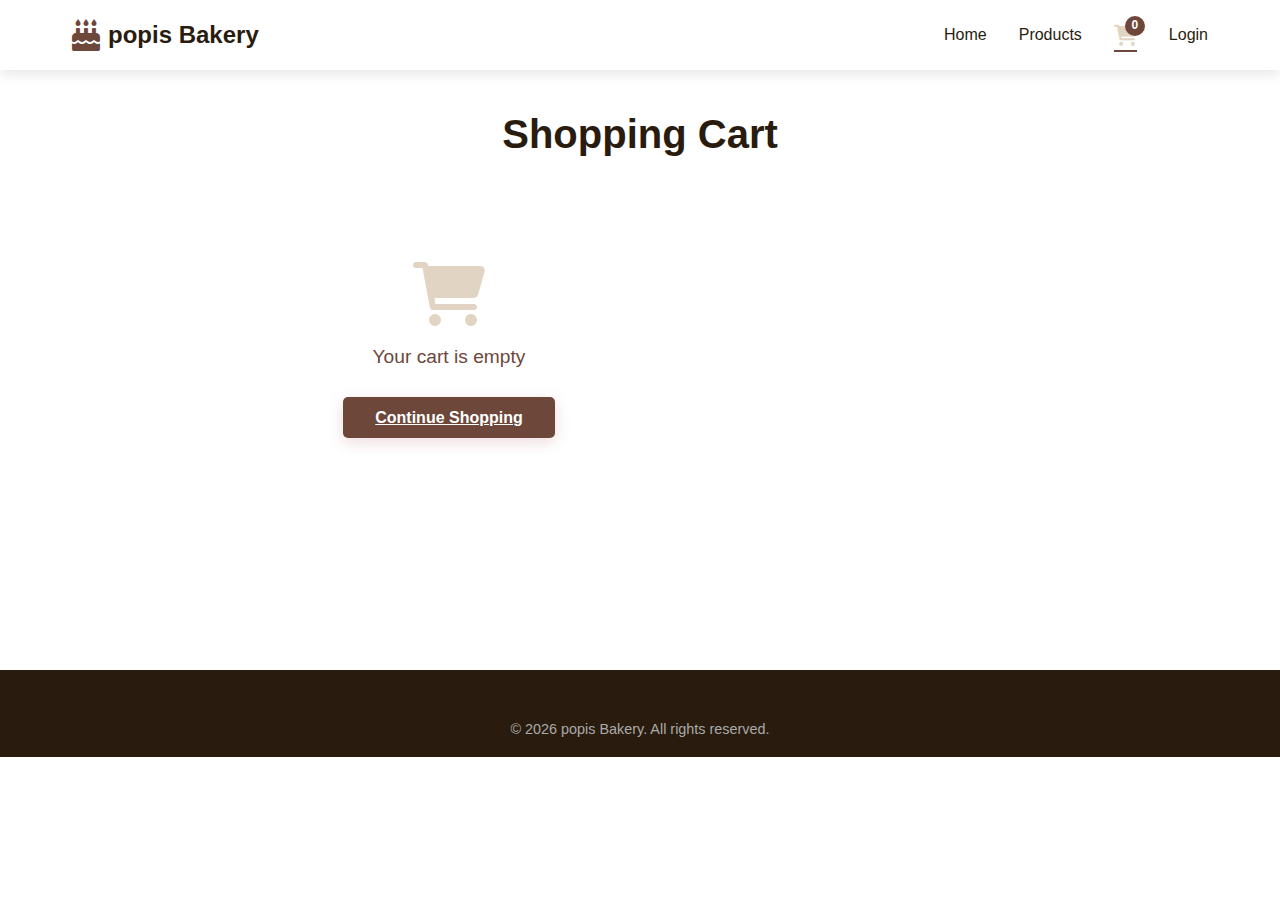
<file: cart.html>
<!DOCTYPE html>
<html lang="en">
<head>
    <meta charset="UTF-8">
    <meta name="viewport" content="width=device-width, initial-scale=1.0">
    <title>Shopping Cart - popis Bakery</title>
    <link rel="dns-prefetch" href="https://cdnjs.cloudflare.com">
    <link rel="preconnect" href="https://cdnjs.cloudflare.com">
    <link rel="stylesheet" href="style.css">
    <link rel="stylesheet" href="https://cdnjs.cloudflare.com/ajax/libs/font-awesome/6.0.0/css/all.min.css" defer>
</head>
<body>
    <!-- Navigation Bar -->
    <nav class="navbar">
        <div class="nav-container">
            <a href="index.html" class="logo">
                <i class="fas fa-birthday-cake"></i>
                <span>popis Bakery</span>
            </a>
            <div class="hamburger" id="hamburger">
                <span></span>
                <span></span>
                <span></span>
            </div>
            <ul class="nav-menu" id="navMenu">
                <li><a href="index.html" class="nav-link">Home</a></li>
                <li><a href="products.html" class="nav-link">Products</a></li>
                <li><a href="cart.html" class="nav-link cart-icon active"><i class="fas fa-shopping-cart"></i><span class="cart-count" id="cartCount">0</span></a></li>
                <li id="authMenu">
                    <a href="login.html" class="nav-link">Login</a>
                </li>
            </ul>
        </div>
    </nav>

    <!-- Shopping Cart Page -->
    <section class="cart-section">
        <h1>Shopping Cart</h1>

        <div class="cart-container">
            <!-- Cart Items -->
            <div class="cart-items-section">
                <div id="emptyCartMessage" class="empty-cart">
                    <i class="fas fa-shopping-cart"></i>
                    <p>Your cart is empty</p>
                    <a href="products.html" class="cta-button">Continue Shopping</a>
                </div>

                <div id="cartItemsContainer" class="cart-items" style="display: none;">
                    <!-- Cart items will be loaded here -->
                </div>
            </div>

            <!-- Cart Summary -->
            <aside class="cart-summary" id="cartSummary" style="display: none;">
                <h3>Order Summary</h3>
                
                <div class="summary-row">
                    <span>Subtotal:</span>
                    <span id="subtotal">₦0.00</span>
                </div>

                <div class="summary-row">
                    <span>Shipping:</span>
                    <span id="shipping">₦0.00</span>
                </div>

                <div class="summary-row total">
                    <span>Total:</span>
                    <span id="total">₦0.00</span>
                </div>

                <a href="checkout.html" class="cta-button full-width">Proceed to Checkout</a>
                <a href="products.html" class="secondary-button full-width">Continue Shopping</a>
            </aside>
        </div>
    </section>

    <!-- Footer -->
    <footer class="footer">
        <div class="footer-bottom">
            <p>&copy; 2026 popis Bakery. All rights reserved.</p>
        </div>
    </footer>

    <script src="script.js" defer></script>
</body>
</html>
</file>
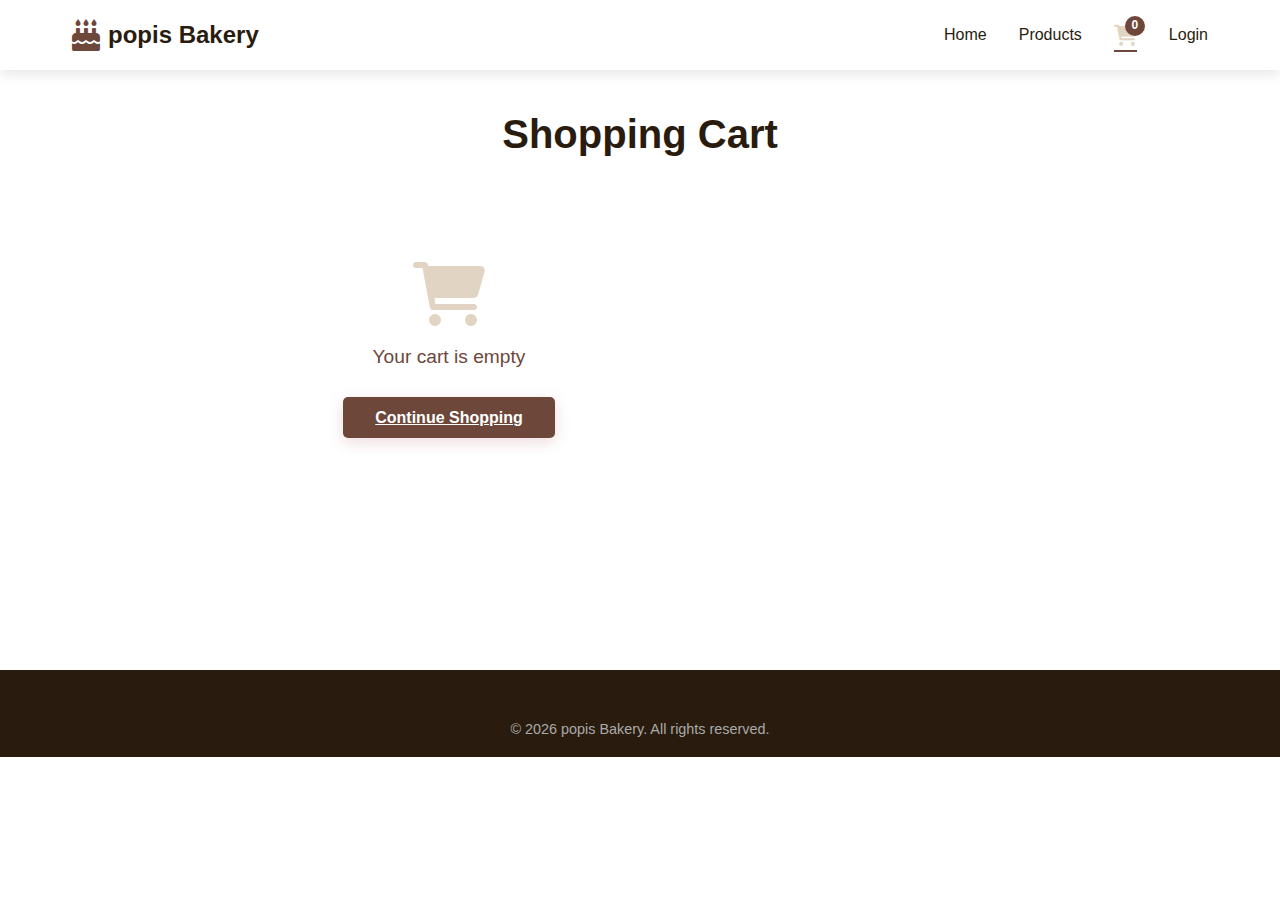
<file: checkout.html>
<!DOCTYPE html>
<html lang="en">
<head>
    <meta charset="UTF-8">
    <meta name="viewport" content="width=device-width, initial-scale=1.0">
    <title>Checkout - popis Bakery</title>
    <link rel="dns-prefetch" href="https://cdnjs.cloudflare.com">
    <link rel="preconnect" href="https://cdnjs.cloudflare.com">
    <link rel="stylesheet" href="style.css">
    <link rel="stylesheet" href="https://cdnjs.cloudflare.com/ajax/libs/font-awesome/6.0.0/css/all.min.css" defer>
</head>
<body>
    <!-- Navigation Bar -->
    <nav class="navbar">
        <div class="nav-container">
            <a href="index.html" class="logo">
                <i class="fas fa-birthday-cake"></i>
                <span>popis Bakery</span>
            </a>
            <div class="hamburger" id="hamburger">
                <span></span>
                <span></span>
                <span></span>
            </div>
            <ul class="nav-menu" id="navMenu">
                <li><a href="index.html" class="nav-link">Home</a></li>
                <li><a href="products.html" class="nav-link">Products</a></li>
                <li><a href="cart.html" class="nav-link cart-icon"><i class="fas fa-shopping-cart"></i><span class="cart-count" id="cartCount">0</span></a></li>
                <li id="authMenu">
                    <a href="login.html" class="nav-link">Login</a>
                </li>
            </ul>
        </div>
    </nav>

    <!-- Checkout Page -->
    <section class="checkout-section">
        <div class="checkout-container">
            <!-- Checkout Steps -->
            <div class="checkout-steps">
                <div class="step active">
                    <span class="step-number">1</span>
                    <span class="step-label">Shipping</span>
                </div>
                <div class="step">
                    <span class="step-number">2</span>
                    <span class="step-label">Payment</span>
                </div>
                <div class="step">
                    <span class="step-number">3</span>
                    <span class="step-label">Confirmation</span>
                </div>
            </div>

            <div class="checkout-content">
                <!-- Shipping Information -->
                <div class="checkout-form" id="shippingForm">
                    <h2>Shipping Information</h2>
                    <form id="addressForm">
                        <div class="form-row">
                            <div class="form-group">
                                <label for="firstName">First Name</label>
                                <input type="text" id="firstName" required>
                            </div>
                            <div class="form-group">
                                <label for="lastName">Last Name</label>
                                <input type="text" id="lastName" required>
                            </div>
                        </div>

                        <div class="form-group">
                            <label for="email">Email</label>
                            <input type="email" id="email" required>
                        </div>

                        <div class="form-group">
                            <label for="phone">Phone</label>
                            <input type="tel" id="phone" required>
                        </div>

                        <div class="form-group">
                            <label for="address">Address</label>
                            <input type="text" id="address" required>
                        </div>

                        <div class="form-row">
                            <div class="form-group">
                                <label for="city">City</label>
                                <input type="text" id="city" required>
                            </div>
                            <div class="form-group">
                                <label for="state">State</label>
                                <input type="text" id="state" required>
                            </div>
                            <div class="form-group">
                                <label for="zip">ZIP Code</label>
                                <input type="text" id="zip" required>
                            </div>
                        </div>

                        <div class="form-group">
                            <label for="country">Country</label>
                            <input type="text" id="country" value="United States" required>
                        </div>

                        <h3>Shipping Method</h3>
                        <div class="shipping-options">
                            <label class="shipping-option">
                                <input type="radio" name="shipping" value="standard" checked>
                                <span class="option-label">Standard (5-7 days) - FREE</span>
                            </label>
                            <label class="shipping-option">
                                <input type="radio" name="shipping" value="express">
                                <span class="option-label">Express (2-3 days) - ₦9.99</span>
                            </label>
                            <label class="shipping-option">
                                <input type="radio" name="shipping" value="overnight">
                                <span class="option-label">Overnight - ₦19.99</span>
                            </label>
                        </div>

                        <button type="button" class="cta-button" onclick="proceedToPayment()">Continue to Payment</button>
                    </form>
                </div>

                <!-- Payment Information -->
                <div class="checkout-form" id="paymentForm" style="display: none;">
                    <h2>Payment Information</h2>
                    <form id="paymentDetailsForm">
                        <div class="form-group">
                            <label for="cardName">Name on Card</label>
                            <input type="text" id="cardName" required>
                        </div>

                        <div class="form-group">
                            <label for="cardNumber">Card Number</label>
                            <input type="text" id="cardNumber" placeholder="1234 5678 9012 3456" maxlength="19" required>
                        </div>

                        <div class="form-row">
                            <div class="form-group">
                                <label for="expiryDate">Expiry Date</label>
                                <input type="text" id="expiryDate" placeholder="MM/YY" maxlength="5" required>
                            </div>
                            <div class="form-group">
                                <label for="cvv">CVV</label>
                                <input type="text" id="cvv" placeholder="123" maxlength="3" required>
                            </div>
                        </div>

                        <div class="payment-methods">
                            <h3>Other Payment Methods</h3>
                            <div class="payment-method-buttons">
                                <button type="button" class="payment-method">
                                    <i class="fab fa-apple"></i> Apple Pay
                                </button>
                                <button type="button" class="payment-method">
                                    <i class="fab fa-google"></i> Google Pay
                                </button>
                                <button type="button" class="payment-method">
                                    <i class="fab fa-paypal"></i> PayPal
                                </button>
                            </div>
                        </div>

                        <button type="button" class="cta-button" onclick="processPayment()">Complete Purchase</button>
                        <button type="button" class="secondary-button" onclick="backToShipping()">Back</button>
                    </form>
                </div>
            </div>

            <!-- Order Summary -->
            <aside class="checkout-summary">
                <h3>Order Summary</h3>
                <div id="checkoutItems"></div>

                <div class="summary-row">
                    <span>Subtotal:</span>
                    <span id="checkoutSubtotal">₦0.00</span>
                </div>

                <div class="summary-row">
                    <span>Shipping:</span>
                    <span id="checkoutShipping">₦0.00</span>
                </div>

                <div class="summary-row total">
                    <span>Total:</span>
                    <span id="checkoutTotal">₦0.00</span>
                </div>
                <div class="checkout-actions" style="margin-top:4.25rem; margin-bottom:3.2rem;">
                    <a href="products.html" class="secondary-button full-width">Continue Shopping</a>
                </div>
            </aside>
        </div>
    </section>

    <!-- Footer -->
    <footer class="footer">
        <div class="footer-bottom">
            <p>&copy; 2026 popis Bakery. All rights reserved.</p>
        </div>
    </footer>

    <script src="script.js" defer></script>
</body>
</html>
</file>
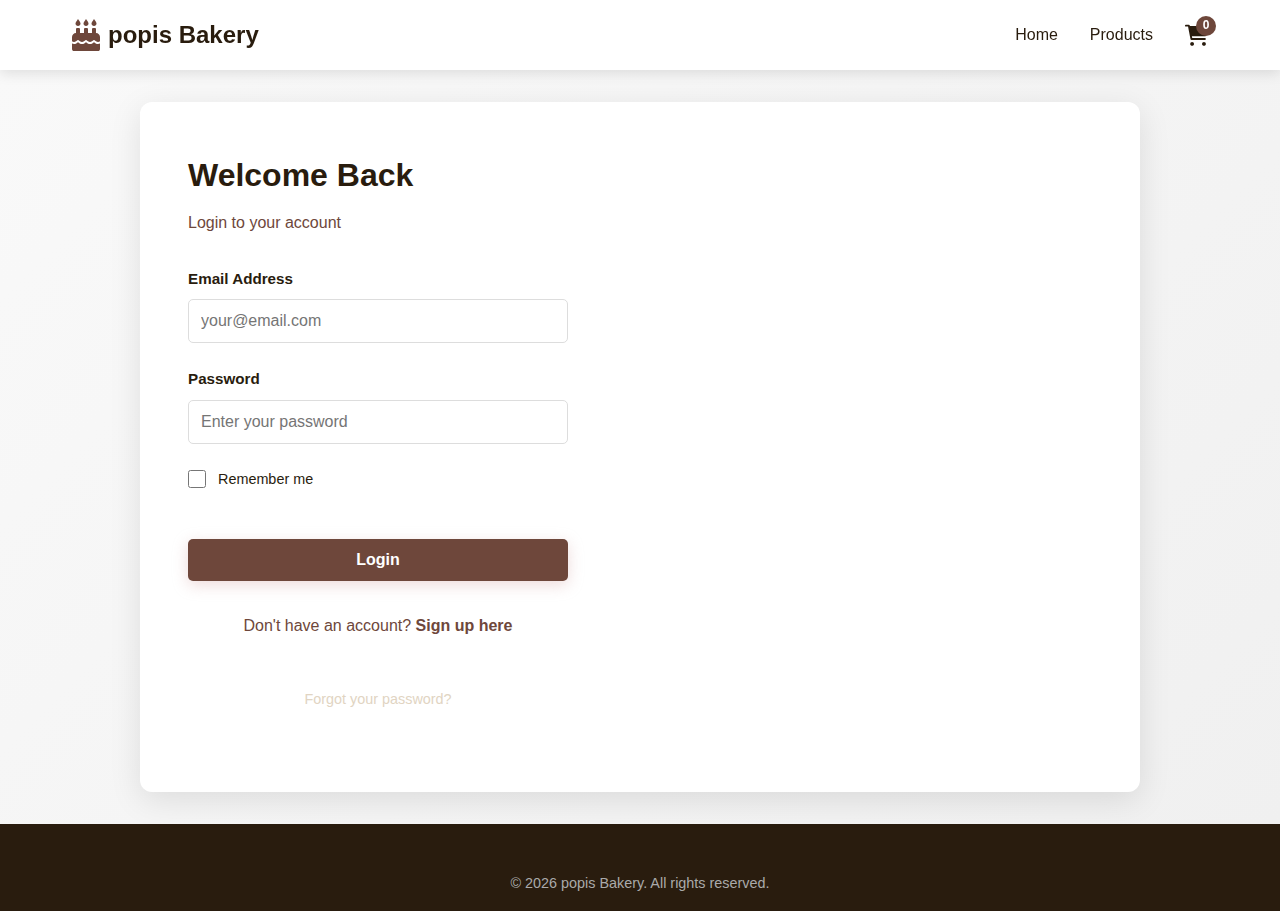
<file: login.html>
<!DOCTYPE html>
<html lang="en">
<head>
    <meta charset="UTF-8">
    <meta name="viewport" content="width=device-width, initial-scale=1.0">
    <title>Login - popis Bakery</title>
    <link rel="dns-prefetch" href="https://cdnjs.cloudflare.com">
    <link rel="preconnect" href="https://cdnjs.cloudflare.com">
    <link rel="stylesheet" href="style.css">
    <link rel="stylesheet" href="https://cdnjs.cloudflare.com/ajax/libs/font-awesome/6.0.0/css/all.min.css" defer>
</head>
<body>
    <!-- Navigation Bar -->
    <nav class="navbar">
        <div class="nav-container">
            <a href="index.html" class="logo">
                <i class="fas fa-birthday-cake"></i>
                <span>popis Bakery</span>
            </a>
            <div class="hamburger" id="hamburger">
                <span></span>
                <span></span>
                <span></span>
            </div>
            <ul class="nav-menu" id="navMenu">
                <li><a href="index.html" class="nav-link">Home</a></li>
                <li><a href="products.html" class="nav-link">Products</a></li>
                <li><a href="cart.html" class="nav-link cart-icon"><i class="fas fa-shopping-cart"></i><span class="cart-count" id="cartCount">0</span></a></li>
            </ul>
        </div>
    </nav>

    <!-- Login Section -->
    <section class="auth-section">
        <div class="auth-container">
            <div class="auth-card">
                <h1>Welcome Back</h1>
                <p>Login to your account</p>
                
                <form id="loginForm" class="auth-form">
                    <div class="form-group">
                        <label for="email">Email Address</label>
                        <input type="email" id="email" name="email" placeholder="your@email.com" required>
                    </div>

                    <div class="form-group">
                        <label for="password">Password</label>
                        <input type="password" id="password" name="password" placeholder="Enter your password" required>
                    </div>

                    <div class="form-group checkbox">
                        <input type="checkbox" id="remember" name="remember">
                        <label for="remember">Remember me</label>
                    </div>

                    <button type="submit" class="cta-button full-width">Login</button>
                </form>

                <p class="auth-footer">
                    Don't have an account? 
                    <a href="register.html">Sign up here</a>
                </p>

                <p class="forgot-password">
                    <a href="#">Forgot your password?</a>
                </p>
            </div>

            <div class="auth-image">
                <img src="./assets/front-view-delicious-cake-concept.jpg" alt="Bakery">
            </div>
        </div>
    </section>

    <!-- Footer -->
    <footer class="footer">
        <div class="footer-bottom">
            <p>&copy; 2026 popis Bakery. All rights reserved.</p>
        </div>
    </footer>

    <script src="script.js" defer></script>
</body>
</html>
</file>
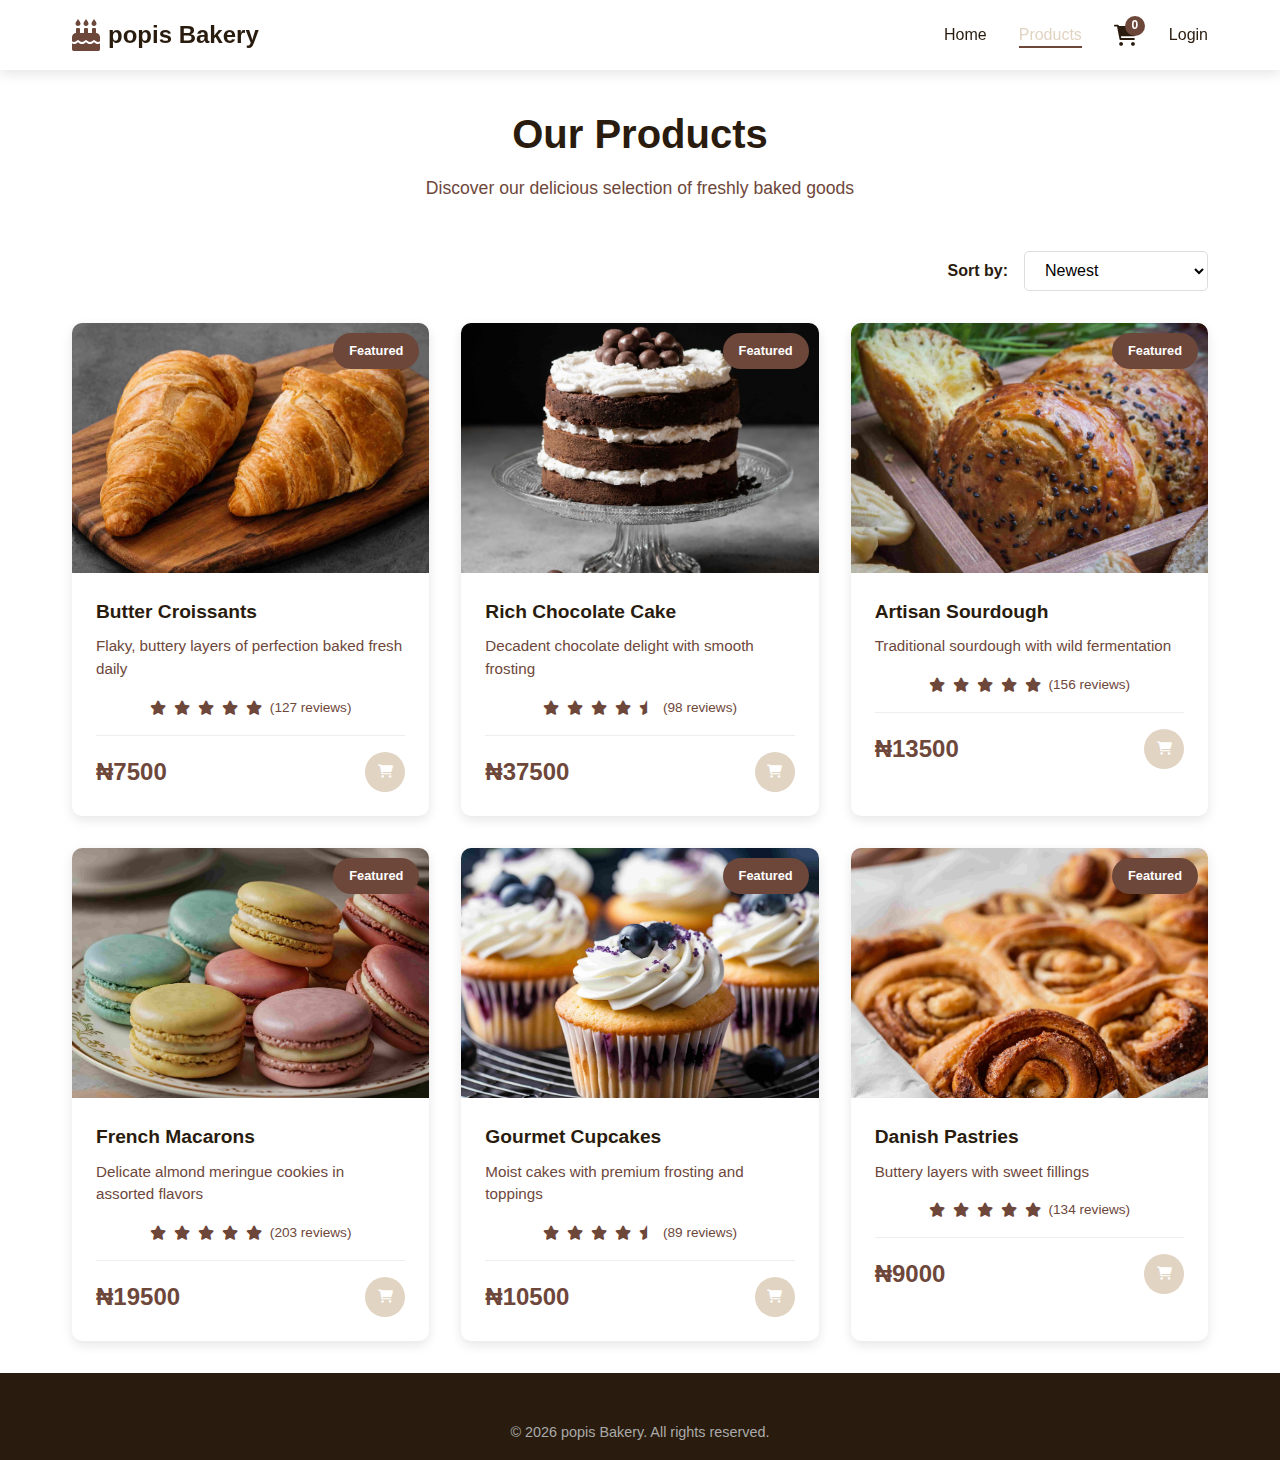
<file: products.html>
<!DOCTYPE html>
<html lang="en">
<head>
    <meta charset="UTF-8">
    <meta name="viewport" content="width=device-width, initial-scale=1.0">
    <meta name="description" content="Browse all our artisan bakery products including cakes, bread, pastries, and more.">
    <link rel="canonical" href="https://yourdomain.com/products.html">
    <meta name="robots" content="index,follow">
    <title>Products - Popis Bakery</title>

    <link rel="dns-prefetch" href="https://cdnjs.cloudflare.com">
    <link rel="preconnect" href="https://cdnjs.cloudflare.com">
    <!-- inline minimal CSS for above-the-fold content -->
    <style>
      .products-header{ text-align:center; margin-bottom:3rem; }
      .products-header h1{ font-size:2.5rem; color:var(--secondary-color); margin-bottom:0.5rem; }
    </style>
    <link rel="preload" href="style.css" as="style" onload="this.rel='stylesheet'">
    <noscript><link rel="stylesheet" href="style.css"></noscript>
    <!-- non-blocking fontawesome -->
    <link rel="preload" href="https://cdnjs.cloudflare.com/ajax/libs/font-awesome/6.0.0/css/all.min.css" as="style" onload="this.rel='stylesheet'">
    <noscript><link rel="stylesheet" href="https://cdnjs.cloudflare.com/ajax/libs/font-awesome/6.0.0/css/all.min.css"></noscript>
</head>
<body>
    <!-- Navigation Bar -->
    <nav class="navbar">
        <div class="nav-container">
            <a href="index.html" class="logo">
                <i class="fas fa-birthday-cake"></i>
                <span>popis Bakery</span>
            </a>
            <div class="hamburger" id="hamburger">
                <span></span>
                <span></span>
                <span></span>
            </div>
            <ul class="nav-menu" id="navMenu">
                <li><a href="index.html" class="nav-link">Home</a></li>
                <li><a href="products.html" class="nav-link active">Products</a></li>
                <li><a href="cart.html" class="nav-link cart-icon"><i class="fas fa-shopping-cart"></i><span class="cart-count" id="cartCount">0</span></a></li>
                <li id="authMenu">
                    <a href="login.html" class="nav-link">Login</a>
                </li>
            </ul>
        </div>
    </nav>

    <!-- Products Page -->
    <section class="products-page">
        <div class="products-header">
            <h1>Our Products</h1>
            <p>Discover our delicious selection of freshly baked goods</p>
        </div>

        <div class="products-container">
            <!-- Products Grid -->
            <div class="products-grid-section">
                <div class="products-sort">
                    <label for="sortSelect">Sort by:</label>
                    <select id="sortSelect">
                        <option value="newest">Newest</option>
                        <option value="price-low">Price: Low to High</option>
                        <option value="price-high">Price: High to Low</option>
                        <option value="rating">Highest Rated</option>
                    </select>
                </div>

                <div class="products-grid" id="productsGrid">
                    <!-- Products will be loaded here by JavaScript -->
                </div>
            </div>
        </div>
    </section>


    <footer class="footer">
        <div class="footer-bottom">
            <p>&copy; 2026 popis Bakery. All rights reserved.</p>
        </div>
    </footer>

    <script src="script.js" defer></script>
</body>
</html>
</file>
<file: style.css>
/* ===== style.css – fully responsive, external stylesheet ===== */
:root {
    --primary-color: #E1D4C2;
    --secondary-color: #291C0E;
    --accent-color: #6E473B;
    --taupe: #A78D78;
    --light-taupe: #BEB5A9;
    --white: #FFFFFF;
    --text-dark: #291C0E;
    --text-light: #6E473B;
    --light-bg: #E1D4C2;
    --dark-bg: #291C0E;
    --shadow: 0 4px 12px rgba(0, 0, 0, 0.1);
    --transition: all 0.3s ease;
}

* {
    margin: 0;
    padding: 0;
    box-sizing: border-box;
}

html {
    scroll-behavior: smooth;
}

body {
    font-family: 'Segoe UI', Tahoma, Geneva, Verdana, sans-serif;
    color: var(--text-dark);
    line-height: 1.6;
    background-color: var(--white);
}

/* ===== Navigation ===== */
.navbar {
    position: sticky;
    top: 0;
    background-color: var(--white);
    box-shadow: var(--shadow);
    z-index: 1000;
    padding: 1rem 0;
}

.nav-container {
    max-width: 1200px;
    margin: 0 auto;
    padding: 0 2rem;
    display: flex;
    justify-content: space-between;
    align-items: center;
}

.logo {
    display: flex;
    align-items: center;
    gap: 0.5rem;
    font-size: 1.5rem;
    font-weight: bold;
    color: var(--secondary-color);
    text-decoration: none;
    transition: var(--transition);
}

.logo:hover {
    color: var(--accent-color);
}

.logo i {
    color: var(--accent-color);
    font-size: 2rem;
}

.nav-menu {
    display: flex;
    list-style: none;
    gap: 2rem;
    align-items: center;
}

.nav-link {
    text-decoration: none;
    color: var(--text-dark);
    font-weight: 500;
    transition: var(--transition);
    position: relative;
}

.nav-link:hover,
.nav-link.active {
    color: var(--primary-color);
}

.nav-link::after {
    content: '';
    position: absolute;
    bottom: -5px;
    left: 0;
    width: 0;
    height: 2px;
    background-color: var(--accent-color);
    transition: var(--transition);
}

.nav-link:hover::after,
.nav-link.active::after {
    width: 100%;
}

.cart-icon {
    font-size: 1.3rem;
    position: relative;
}

.cart-count {
    position: absolute;
    top: -8px;
    right: -8px;
    background-color: var(--accent-color);
    color: var(--white);
    border-radius: 50%;
    width: 20px;
    height: 20px;
    display: flex;
    align-items: center;
    justify-content: center;
    font-size: 0.75rem;
    font-weight: bold;
}

.hamburger {
    display: none;
    flex-direction: column;
    cursor: pointer;
    gap: 5px;
}

.hamburger span {
    width: 25px;
    height: 3px;
    background-color: var(--text-dark);
    border-radius: 2px;
    transition: var(--transition);
}

.hamburger.active span:nth-child(1) {
    transform: rotate(45deg) translate(8px, 8px);
}
.hamburger.active span:nth-child(2) {
    opacity: 0;
}
.hamburger.active span:nth-child(3) {
    transform: rotate(-45deg) translate(7px, -7px);
}

/* ===== Hero ===== */
.hero {
    display: grid;
    grid-template-columns: 1fr 1fr;
    gap: 3rem;
    align-items: center;
    max-width: 1200px;
    margin: 4rem auto;
    padding: 0 2rem;
    min-height: 500px;
}

.hero-content h1 {
    font-size: 3.5rem;
    color: var(--secondary-color);
    margin-bottom: 1rem;
    line-height: 1.2;
}

.hero-content p {
    font-size: 1.2rem;
    color: var(--text-light);
    margin-bottom: 2rem;
}

.hero-image {
    max-height: 500px;
    overflow: hidden;
    border-radius: 10px;
    box-shadow: var(--shadow);
}

.hero-image img {
    width: 100%;
    height: auto;
    display: block;
}

.cta-button {
    background: var(--accent-color);
    color: var(--white);
    border: none;
    padding: 1rem 2.5rem;
    font-size: 1rem;
    border-radius: 50px;
    cursor: pointer;
    font-weight: 600;
    transition: var(--transition);
    box-shadow: 0 4px 15px rgba(212, 165, 165, 0.4);
}

.cta-button:hover {
    transform: translateY(-3px);
    box-shadow: 0 6px 20px rgba(212, 165, 165, 0.6);
}

/* ===== Products ===== */
.products {
    background-color: var(--light-bg);
    padding: 4rem 2rem;
    text-align: center;
}

.products h2 {
    font-size: 2.5rem;
    color: var(--secondary-color);
    margin-bottom: 0.5rem;
}

.section-subtitle {
    color: var(--text-light);
    font-size: 1.1rem;
    margin-bottom: 3rem;
}

.products-grid {
    max-width: 1200px;
    margin: 0 auto;
    display: grid;
    grid-template-columns: repeat(auto-fit, minmax(280px, 1fr));
    gap: 2rem;
}

.product-card {
    background-color: var(--white);
    border-radius: 10px;
    overflow: hidden;
    box-shadow: var(--shadow);
    transition: var(--transition);
}

.product-card:hover {
    transform: translateY(-8px);
    box-shadow: 0 8px 20px rgba(0, 0, 0, 0.15);
}

.product-image {
    position: relative;
    height: 250px;
    overflow: hidden;
}

.product-image img {
    width: 100%;
    height: 100%;
    object-fit: cover;
    transition: var(--transition);
}

.product-card:hover .product-image img {
    transform: scale(1.1);
}

.badge {
    position: absolute;
    top: 10px;
    right: 10px;
    background-color: var(--accent-color);
    color: var(--white);
    padding: 0.5rem 1rem;
    border-radius: 20px;
    font-size: 0.85rem;
    font-weight: 600;
}

.product-info {
    padding: 1.5rem;
}

.product-info h3 {
    color: var(--secondary-color);
    margin-bottom: 0.5rem;
    font-size: 1.2rem;
}

.product-info p {
    color: var(--text-light);
    font-size: 0.95rem;
    margin-bottom: 1rem;
}

.product-rating {
    display: flex;
    align-items: center;
    gap: 0.5rem;
    justify-content: center;
    margin-bottom: 1rem;
    font-size: 0.9rem;
}

.product-rating i {
    color: var(--accent-color);
}
.product-rating span {
    color: var(--text-light);
    font-size: 0.85rem;
}

.product-footer {
    display: flex;
    justify-content: space-between;
    align-items: center;
    border-top: 1px solid #eee;
    padding-top: 1rem;
}

.price {
    font-size: 1.5rem;
    color: var(--accent-color);
    font-weight: bold;
}

.add-to-cart {
    background-color: var(--primary-color);
    color: var(--white);
    border: none;
    width: 40px;
    height: 40px;
    border-radius: 50%;
    cursor: pointer;
    transition: var(--transition);
    display: flex;
    align-items: center;
    justify-content: center;
}

.add-to-cart:hover {
    background-color: var(--secondary-color);
    transform: scale(1.1);
}

/* ===== About ===== */
.about {
    display: grid;
    grid-template-columns: 1fr 1fr;
    gap: 3rem;
    align-items: center;
    max-width: 1200px;
    margin: 0 auto;
    padding: 4rem 2rem;
}

.about h2 {
    font-size: 2.5rem;
    color: var(--secondary-color);
    margin-bottom: 2rem;
}

.about-features {
    display: grid;
    gap: 1.5rem;
}

.feature {
    text-align: left;
    padding: 1.5rem;
    background-color: var(--light-bg);
    border-radius: 8px;
    transition: var(--transition);
}

.feature:hover {
    background-color: #efefef;
    transform: translateX(5px);
}

.feature i {
    font-size: 2rem;
    color: var(--accent-color);
    margin-bottom: 0.5rem;
}

.feature h3 {
    color: var(--secondary-color);
    margin-bottom: 0.5rem;
}

.about-image {
    border-radius: 10px;
    overflow: hidden;
    max-height: 400px;
    box-shadow: var(--shadow);
}

.about-image img {
    width: 100%;
    height: 100%;
    object-fit: cover;
}

/* ===== Testimonials ===== */
.testimonials {
    background: var(--light-bg);
    padding: 4rem 2rem;
    text-align: center;
}

.testimonials h2 {
    font-size: 2.5rem;
    color: var(--secondary-color);
    margin-bottom: 0.5rem;
}

.testimonials-grid {
    max-width: 1200px;
    margin: 3rem auto 0;
    display: grid;
    grid-template-columns: repeat(auto-fit, minmax(280px, 1fr));
    gap: 2rem;
}

.testimonial-card {
    background-color: var(--white);
    padding: 2rem;
    border-radius: 10px;
    box-shadow: var(--shadow);
    transition: var(--transition);
}

.testimonial-card:hover {
    transform: translateY(-5px);
}

.stars {
    display: flex;
    justify-content: center;
    gap: 0.25rem;
    margin-bottom: 1rem;
}

.stars i {
    color: var(--accent-color);
    font-size: 1.2rem;
}

.testimonial-card p {
    color: var(--text-dark);
    margin-bottom: 1.5rem;
    font-style: italic;
}

.customer-info {
    display: flex;
    align-items: center;
    gap: 1rem;
    text-align: left;
}

.customer-info img {
    width: 50px;
    height: 50px;
    border-radius: 50%;
    object-fit: cover;
}

.customer-info h4 {
    color: var(--secondary-color);
    margin-bottom: 0.25rem;
}
.customer-info span {
    color: var(--text-light);
    font-size: 0.9rem;
}

/* ===== Contact ===== */
.contact {
    max-width: 1200px;
    margin: 0 auto;
    padding: 4rem 2rem;
}

.contact h2 {
    text-align: center;
    font-size: 2.5rem;
    color: var(--secondary-color);
    margin-bottom: 3rem;
}

.contact-content {
    display: grid;
    grid-template-columns: 1fr 1fr;
    gap: 3rem;
}

.contact-info {
    display: flex;
    flex-direction: column;
    gap: 2rem;
}

.info-item {
    display: flex;
    gap: 1.5rem;
    align-items: flex-start;
}

.info-item i {
    font-size: 2rem;
    color: var(--accent-color);
    min-width: 30px;
}

.info-item h3 {
    color: var(--secondary-color);
    margin-bottom: 0.25rem;
}
.info-item p {
    color: var(--text-light);
}
.info-item a {
    text-decoration: none;
    color: inherit;
}

.contact-form {
    display: flex;
    flex-direction: column;
    gap: 1rem;
}

.contact-form input,
.contact-form textarea {
    padding: 1rem;
    border: 1px solid #ddd;
    border-radius: 8px;
    font-family: inherit;
    font-size: 1rem;
    transition: var(--transition);
}

.contact-form input:focus,
.contact-form textarea:focus {
    outline: none;
    border-color: var(--primary-color);
    box-shadow: 0 0 10px rgba(212, 165, 165, 0.2);
}

/* ===== Shopping Cart Page ===== */
.cart-section {
    max-width: 1200px;
    margin: 0 auto;
    padding: 2rem;
    min-height: calc(100vh - 300px);
}

.cart-section h1 {
    font-size: 2.5rem;
    color: var(--secondary-color);
    margin-bottom: 2rem;
    text-align: center;
}

.cart-container {
    display: grid;
    grid-template-columns: 1fr 350px;
    gap: 2rem;
}

.cart-items-section,
.cart-items {
    display: flex;
    flex-direction: column;
    gap: 1rem;
}

.empty-cart {
    text-align: center;
    padding: 4rem 2rem;
    color: var(--text-light);
}

.empty-cart i {
    font-size: 4rem;
    color: var(--primary-color);
    margin-bottom: 1rem;
}

.empty-cart p {
    margin-bottom: 2rem;
    font-size: 1.2rem;
}

.cart-item {
    display: grid;
    grid-template-columns: 100px 1fr;
    gap: 1.5rem;
    padding: 1rem;
    background-color: #f9f9f9;
    border-radius: 8px;
    border: 1px solid #eee;
    align-items: start;
}

.cart-item-image {
    width: 100px;
    height: 100px;
    border-radius: 8px;
    overflow: hidden;
    background-color: var(--light-bg);
    display: flex;
    align-items: center;
    justify-content: center;
}

.cart-item-image img {
    width: 100%;
    height: 100%;
    object-fit: cover;
}

.cart-item-details {
    display: flex;
    flex-direction: column;
    gap: 0.5rem;
}

.cart-item-details h3 {
    color: var(--secondary-color);
    font-size: 1.1rem;
    margin: 0;
}

.cart-item-price {
    color: var(--accent-color);
    font-weight: 600;
    font-size: 1rem;
}

.cart-item-actions {
    grid-column: 1 / -1;
    display: flex;
    align-items: center;
    justify-content: space-between;
    gap: 1rem;
    padding-top: 1rem;
    border-top: 1px solid #eee;
}

.quantity-control {
    display: flex;
    border: 1px solid #ddd;
    border-radius: 5px;
    align-items: center;
}

.quantity-control button {
    width: 35px;
    height: 35px;
    border: none;
    background: none;
    cursor: pointer;
    font-size: 1rem;
    color: var(--text-dark);
    transition: var(--transition);
}

.quantity-control button:hover {
    background-color: var(--light-bg);
}

.quantity-control input {
    width: 50px;
    border: none;
    text-align: center;
    font-weight: bold;
    padding: 0.5rem;
}

.remove-item {
    background: none;
    border: none;
    color: #dc3545;
    cursor: pointer;
    font-size: 1.2rem;
    transition: var(--transition);
}

.remove-item:hover {
    color: #c82333;
    transform: scale(1.2);
}

.cart-summary {
    background-color: #f9f9f9;
    padding: 2rem;
    border-radius: 8px;
    border: 1px solid #eee;
    height: fit-content;
    position: sticky;
    top: 100px;
}

.cart-summary h3 {
    color: var(--secondary-color);
    margin-bottom: 1.5rem;
    font-size: 1.3rem;
}

.summary-row {
    display: flex;
    justify-content: space-between;
    margin-bottom: 1rem;
    padding-bottom: 1rem;
    border-bottom: 1px solid #eee;
    color: var(--text-dark);
}

.summary-row.total {
    border-bottom: 2px solid var(--accent-color);
    font-weight: bold;
    font-size: 1.2rem;
    color: var(--accent-color);
    padding-bottom: 1rem;
    margin-bottom: 1.5rem;
}

/* ===== Checkout Page ===== */
.checkout-section {
    max-width: 1200px;
    margin: 0 auto;
    padding: 2rem;
    min-height: calc(100vh - 300px);
}

.checkout-container {
    display: grid;
    grid-template-columns: 1fr 350px;
    gap: 2rem;
}

.checkout-steps {
    display: flex;
    gap: 0.75rem;
    justify-content: center;
    margin-bottom: 1.25rem;
    flex-wrap: wrap;
}

.step {
    display: flex;
    gap: 0.5rem;
    align-items: center;
    padding: 0.5rem 0.85rem;
    background-color: #f7f7f7;
    border-radius: 8px;
    border: 1px solid #eee;
    color: var(--text-dark);
    font-weight: 600;
}

.step.active {
    background-color: var(--accent-color);
    color: var(--white);
    border-color: transparent;
}

.step-number {
    display: inline-flex;
    align-items: center;
    justify-content: center;
    width: 28px;
    height: 28px;
    border-radius: 50%;
    background-color: var(--primary-color);
    color: var(--secondary-color);
    font-weight: 700;
}

.step.active .step-number {
    background-color: var(--white);
    color: var(--accent-color);
}

.checkout-content {
    display: flex;
    flex-direction: column;
    gap: 1.25rem;
}

.checkout-form {
    background-color: var(--white);
    padding: 1.25rem;
    border-radius: 8px;
    border: 1px solid #eee;
    box-shadow: var(--shadow);
}

.checkout-form h2 {
    color: var(--secondary-color);
    margin-bottom: 0.75rem;
}

.shipping-options {
    display: flex;
    flex-direction: column;
    gap: 0.6rem;
    margin-bottom: 0.75rem;
}

.shipping-option {
    display: flex;
    align-items: center;
    gap: 0.6rem;
    padding: 0.6rem;
    border: 1px solid #ddd;
    border-radius: 6px;
    cursor: pointer;
}

.shipping-option input {
    margin: 0;
}

.payment-methods .payment-method-buttons {
    display: flex;
    gap: 0.6rem;
    flex-wrap: wrap;
}

.payment-method {
    border: 1px solid #ddd;
    background-color: var(--white);
    padding: 0.6rem 0.9rem;
    border-radius: 6px;
    cursor: pointer;
    display: inline-flex;
    align-items: center;
    gap: 0.5rem;
}

.checkout-summary {
    background-color: #f9f9f9;
    padding: 2rem;
    border-radius: 8px;
    border: 1px solid #eee;
    height: fit-content;
    position: sticky;
    top: 100px;
}

.checkout-summary h3 {
    color: var(--secondary-color);
    margin-bottom: 1rem;
}

.checkout-actions .secondary-button.full-width {
    margin-top: 1rem;
}

/* ===== Footer ===== */
.footer {
    background-color: var(--dark-bg);
    color: var(--white);
    padding: 3rem 2rem 1rem;
}

.footer-content {
    max-width: 1200px;
    margin: 0 auto;
    display: grid;
    grid-template-columns: repeat(auto-fit, minmax(220px, 1fr));
    gap: 2rem;
    margin-bottom: 2rem;
}

.footer-section h4 {
    color: var(--primary-color);
    margin-bottom: 1rem;
}

.footer-section p,
.footer-section a {
    color: #aaa;
    text-decoration: none;
    transition: var(--transition);
}
.footer-section a:hover {
    color: var(--primary-color);
}
.footer-section ul {
    list-style: none;
}
.footer-section li {
    margin-bottom: 0.5rem;
}

.social-links {
    display: flex;
    gap: 1rem;
}
.social-links a {
    width: 40px;
    height: 40px;
    display: flex;
    align-items: center;
    justify-content: center;
    background-color: rgba(212, 165, 165, 0.2);
    border-radius: 50%;
    transition: var(--transition);
}
.social-links a:hover {
    background-color: var(--primary-color);
    color: var(--white);
}

.footer-bottom {
    text-align: center;
    color: #aaa;
    font-size: 0.9rem;
}

/* ===== Order Confirmation Page ===== */
.confirmation-section {
    max-width: 1200px;
    margin: 0 auto;
    padding: 2rem;
    min-height: calc(100vh - 300px);
}

.confirmation-container {
    display: flex;
    flex-direction: column;
    gap: 2rem;
}

.confirmation-success {
    text-align: center;
    padding: 2rem;
    background: linear-gradient(135deg, #d4edda 0%, #c3e6cb 100%);
    border-radius: 10px;
    border: 2px solid #28a745;
}

.confirmation-success i {
    font-size: 4rem;
    color: #28a745;
    margin-bottom: 1rem;
}

.confirmation-success h1 {
    font-size: 2.5rem;
    color: var(--secondary-color);
    margin-bottom: 0.5rem;
}

.confirmation-success p {
    font-size: 1.2rem;
    color: var(--text-light);
}

.confirmation-content {
    display: grid;
    grid-template-columns: 2fr 1fr;
    gap: 2rem;
}

.order-details {
    background-color: var(--white);
    padding: 2rem;
    border-radius: 8px;
    box-shadow: var(--shadow);
}

.order-details h2 {
    color: var(--secondary-color);
    margin-bottom: 1.5rem;
    font-size: 1.5rem;
}

.order-details h3 {
    color: var(--secondary-color);
    margin-top: 1.5rem;
    margin-bottom: 1rem;
    font-size: 1.1rem;
}

.detail-grid {
    display: grid;
    grid-template-columns: repeat(2, 1fr);
    gap: 1.5rem;
    margin-bottom: 2rem;
}

.detail-item label {
    font-weight: 600;
    color: var(--text-light);
    display: block;
    margin-bottom: 0.5rem;
}

.detail-item p {
    font-size: 1.1rem;
    color: var(--secondary-color);
    font-weight: 600;
}

.order-items {
    display: flex;
    flex-direction: column;
    gap: 1rem;
    margin-bottom: 1.5rem;
}

.order-item {
    display: grid;
    grid-template-columns: 80px 1fr;
    gap: 1rem;
    padding: 1rem;
    background-color: #f9f9f9;
    border-radius: 6px;
    border: 1px solid #eee;
}

.order-item-image {
    width: 80px;
    height: 80px;
    border-radius: 6px;
    overflow: hidden;
    background-color: var(--light-bg);
    object-fit: fill;
}

.order-item-image img {
    width: 100%;
    height: 100%;
    object-fit: cover;
}

.order-item-info h4 {
    color: var(--secondary-color);
    margin-bottom: 0.25rem;
}

.order-item-info p {
    color: var(--text-light);
    font-size: 0.9rem;
}

.address-box {
    background-color: #f9f9f9;
    padding: 1.5rem;
    border-radius: 8px;
    border-left: 4px solid var(--accent-color);
    margin-bottom: 1.5rem;
}

.address-box p {
    color: var(--text-dark);
    margin-bottom: 0.5rem;
    font-size: 0.95rem;
}

.next-steps {
    background-color: var(--white);
    padding: 2rem;
    border-radius: 8px;
    box-shadow: var(--shadow);
}

.next-steps h2 {
    color: var(--secondary-color);
    margin-bottom: 1.5rem;
    font-size: 1.5rem;
}

.steps-list {
    display: flex;
    flex-direction: column;
    gap: 1.5rem;
}

.step-item {
    display: flex;
    gap: 1rem;
    align-items: flex-start;
}

.step-icon {
    display: flex;
    align-items: center;
    justify-content: center;
    width: 40px;
    height: 40px;
    border-radius: 50%;
    background-color: var(--accent-color);
    color: var(--white);
    font-weight: bold;
    font-size: 1.2rem;
    flex-shrink: 0;
}

.step-item h4 {
    color: var(--secondary-color);
    margin-bottom: 0.25rem;
}

.step-item p {
    color: var(--text-light);
    font-size: 0.9rem;
}

.confirmation-actions {
    display: flex;
    gap: 1rem;
    flex-wrap: wrap;
    margin: 2rem 0;
}

.confirmation-actions .cta-button,
.confirmation-actions .secondary-button {
    flex: 1;
    min-width: 150px;
}

.print-button {
    background-color: #6c757d;
    color: var(--white);
    border: none;
    padding: 0.75rem 1.5rem;
    border-radius: 5px;
    cursor: pointer;
    font-weight: 600;
    transition: var(--transition);
    display: flex;
    align-items: center;
    gap: 0.5rem;
}

.print-button:hover {
    background-color: #5a6268;
}

.contact-info-box {
    background-color: #e8f4f8;
    padding: 1.5rem;
    border-radius: 8px;
    border-left: 4px solid var(--primary-color);
    margin-top: 2rem;
}

.contact-info-box h3 {
    color: var(--secondary-color);
    margin-bottom: 0.75rem;
}

.contact-info-box p {
    color: var(--text-dark);
    margin-bottom: 0.5rem;
}

/*  ===== Products Page ===== */
.products-page {
    max-width: 1200px;
    margin: 0 auto;
    padding: 2rem;
}

.products-header {
    text-align: center;
    margin-bottom: 3rem;
}

.products-header h1 {
    font-size: 2.5rem;
    color: var(--secondary-color);
    margin-bottom: 0.5rem;
}

.products-header p {
    color: var(--text-light);
    font-size: 1.1rem;
}

.products-sort {
    display: flex;
    justify-content: flex-end;
    align-items: center;
    gap: 1rem;
    margin-bottom: 2rem;
}

.products-sort label {
    font-weight: 600;
    color: var(--text-dark);
}

.products-sort select {
    padding: 0.6rem 1rem;
    border: 1px solid #ddd;
    border-radius: 5px;
    font-size: 1rem;
    background-color: var(--white);
    cursor: pointer;
    transition: var(--transition);
}

.products-sort select:hover,
.products-sort select:focus {
    border-color: var(--primary-color);
    outline: none;
}

.product-card {
    background-color: var(--white);
    border-radius: 10px;
    overflow: hidden;
    box-shadow: var(--shadow);
    transition: var(--transition);
    cursor: pointer;
}

.product-card:hover {
    transform: translateY(-8px);
    box-shadow: 0 8px 20px rgba(0, 0, 0, 0.15);
}

.product-image {
    position: relative;
    overflow: hidden;
    height: 250px;
    background-color: var(--light-bg);
}

.product-image img {
    width: 100%;
    height: 100%;
    object-fit: cover;
    transition: var(--transition);
}

.product-card:hover .product-image img {
    transform: scale(1.08);
}

.badge {
    position: absolute;
    top: 10px;
    right: 10px;
    background-color: var(--accent-color);
    color: var(--white);
    padding: 0.5rem 1rem;
    border-radius: 20px;
    font-size: 0.8rem;
    font-weight: bold;
}

.product-info {
    padding: 1.5rem;
}

.product-info h3 {
    font-size: 1.2rem;
    color: var(--secondary-color);
    margin-bottom: 0.5rem;
}

.product-info p {
    color: var(--text-light);
    font-size: 0.95rem;
    margin-bottom: 1rem;
    line-height: 1.5;
}

.product-rating {
    display: flex;
    align-items: center;
    gap: 0.5rem;
    margin-bottom: 1rem;
    font-size: 0.9rem;
    color: var(--text-light);
}

.product-rating i {
    color: var(--accent-color);
    font-size: 0.9rem;
}

.product-footer {
    display: flex;
    justify-content: space-between;
    align-items: center;
    border-top: 1px solid #eee;
    padding-top: 1rem;
}

.product-footer .price {
    font-size: 1.5rem;
    color: var(--accent-color);
    font-weight: bold;
}

/* ===== Product Detail Page ===== */
.product-detail {
    max-width: 1200px;
    margin: 0 auto;
    padding: 2rem;
}

.breadcrumb {
    display: flex;
    gap: 0.5rem;
    margin-bottom: 2rem;
    font-size: 0.9rem;
    color: var(--text-light);
    flex-wrap: wrap;
}

.breadcrumb a {
    color: var(--primary-color);
    text-decoration: none;
    transition: var(--transition);
}

.breadcrumb a:hover {
    color: var(--accent-color);
}

.product-detail-container {
    display: grid;
    grid-template-columns: 1fr 1fr;
    gap: 3rem;
    margin-bottom: 4rem;
}

.product-images {
    display: flex;
    flex-direction: column;
    gap: 1rem;
}

.main-image {
    width: 100%;
    height: 500px;
    border-radius: 8px;
    overflow: hidden;
    background-color: var(--light-bg);
}

.main-image img {
    width: 100%;
    height: 100%;
    object-fit: cover;
}

.thumbnail-images {
    display: flex;
    gap: 1rem;
    justify-content: flex-start;
    flex-wrap: wrap;
}

.thumbnail-images img {
    width: 80px;
    height: 80px;
    border-radius: 8px;
    cursor: pointer;
    border: 2px solid transparent;
    transition: var(--transition);
}

.thumbnail-images img:hover,
.thumbnail-images img.active {
    border-color: var(--accent-color);
}

.product-details-content h1 {
    font-size: 2rem;
    color: var(--secondary-color);
    margin-bottom: 1rem;
}

.rating-section {
    display: flex;
    align-items: center;
    gap: 1rem;
    margin-bottom: 1rem;
}

.stars {
    display: flex;
    gap: 0.25rem;
    color: var(--accent-color);
}

.price-section {
    display: flex;
    align-items: center;
    gap: 2rem;
    margin-bottom: 1.5rem;
    padding-bottom: 1.5rem;
    border-bottom: 1px solid #ddd;
}

.price-section .price {
    font-size: 2.5rem;
    color: var(--accent-color);
    font-weight: bold;
}

.stock {
    background-color: #28a745;
    color: var(--white);
    padding: 0.5rem 1rem;
    border-radius: 5px;
    font-weight: 600;
}

.product-description {
    color: var(--text-light);
    font-size: 1rem;
    line-height: 1.8;
    margin-bottom: 2rem;
}

.product-specs {
    margin-bottom: 2rem;
}

.product-specs h3 {
    color: var(--secondary-color);
    margin-bottom: 1rem;
}

.product-specs ul {
    list-style: none;
}

.product-specs li {
    padding: 0.5rem 0;
    color: var(--text-light);
    border-bottom: 1px solid #eee;
}

.product-actions {
    display: flex;
    align-items: center;
    gap: 1rem;
    margin-bottom: 2rem;
}

.quantity-selector {
    display: flex;
    border: 1px solid #ddd;
    border-radius: 8px;
    align-items: center;
}

.quantity-selector button {
    background: none;
    border: none;
    width: 40px;
    height: 40px;
    cursor: pointer;
    font-size: 1.2rem;
    color: var(--text-dark);
    transition: var(--transition);
}

.quantity-selector button:hover {
    background-color: var(--light-bg);
}

.quantity-selector input {
    width: 50px;
    border: none;
    text-align: center;
    font-weight: bold;
}

.product-actions .cta-button {
    flex: 1;
}

.wishlist-btn {
    width: 50px;
    height: 50px;
    border: 2px solid var(--primary-color);
    background: none;
    color: var(--primary-color);
    border-radius: 8px;
    cursor: pointer;
    font-size: 1.2rem;
    transition: var(--transition);
}

.wishlist-btn:hover,
.wishlist-btn.active {
    background-color: var(--primary-color);
    color: var(--white);
}

.product-benefits {
    display: grid;
    grid-template-columns: repeat(3, 1fr);
    gap: 1rem;
    padding-top: 2rem;
    border-top: 1px solid #ddd;
}

.benefit {
    text-align: center;
}

.benefit i {
    font-size: 2rem;
    color: var(--accent-color);
    margin-bottom: 0.5rem;
}

.benefit p {
    color: var(--text-light);
    font-size: 0.9rem;
}

.related-products,
.reviews-section {
    margin-bottom: 4rem;
}

.related-products h2,
.reviews-section h2 {
    font-size: 1.8rem;
    color: var(--secondary-color);
    margin-bottom: 2rem;
}

/* ===== Authentication Pages (Login & Register) ===== */
.auth-section {
    min-height: calc(100vh - 200px);
    display: flex;
    align-items: center;
    justify-content: center;
    padding: 2rem;
    background: linear-gradient(135deg, #f9f9f9 0%, #f0f0f0 100%);
}

.auth-container {
    display: grid;
    grid-template-columns: 1fr 1fr;
    gap: 3rem;
    max-width: 1000px;
    width: 100%;
    background-color: var(--white);
    border-radius: 12px;
    box-shadow: 0 8px 32px rgba(0, 0, 0, 0.1);
    overflow: hidden;
}

.auth-card {
    padding: 3rem;
    display: flex;
    flex-direction: column;
    justify-content: center;
}

.auth-card h1 {
    font-size: 2rem;
    color: var(--secondary-color);
    margin-bottom: 0.5rem;
    font-weight: 700;
}

.auth-card > p {
    color: var(--text-light);
    font-size: 1rem;
    margin-bottom: 2rem;
}

.auth-form {
    display: flex;
    flex-direction: column;
    gap: 1.5rem;
    margin-bottom: 2rem;
}

.form-group {
    display: flex;
    flex-direction: column;
}

.form-group label {
    font-weight: 600;
    color: var(--text-dark);
    margin-bottom: 0.5rem;
    font-size: 0.95rem;
}

.form-group input {
    padding: 0.875rem;
    border: 2px solid #ddd;
    border-radius: 8px;
    font-size: 1rem;
    font-family: inherit;
    transition: var(--transition);
}

.form-group input:focus {
    outline: none;
    border-color: var(--primary-color);
    box-shadow: 0 0 8px rgba(225, 212, 194, 0.4);
}

.form-group.checkbox {
    flex-direction: row;
    align-items: center;
    gap: 0.75rem;
    margin-bottom: 0.5rem;
}

.form-group.checkbox input {
    width: 18px;
    height: 18px;
    margin: 0;
    cursor: pointer;
}

.form-group.checkbox label {
    margin: 0;
    cursor: pointer;
    font-weight: 500;
    font-size: 0.9rem;
}

.auth-footer {
    text-align: center;
    color: var(--text-light);
    font-size: 0.9rem;
    margin-bottom: 1rem;
}

.auth-footer a {
    color: var(--accent-color);
    text-decoration: none;
    font-weight: 600;
    transition: var(--transition);
}

.auth-footer a:hover {
    color: var(--secondary-color);
    text-decoration: underline;
}

.forgot-password {
    text-align: center;
    margin-top: 1rem;
}

.forgot-password a {
    color: var(--primary-color);
    text-decoration: none;
    font-size: 0.9rem;
    transition: var(--transition);
}

.forgot-password a:hover {
    color: var(--accent-color);
    text-decoration: underline;
}

.auth-divider {
    text-align: center;
    color: #bbb;
    font-weight: 600;
    margin: 1.5rem 0;
    position: relative;
}

.auth-divider::before,
.auth-divider::after {
    content: '';
    position: absolute;
    top: 50%;
    width: 45%;
    height: 1px;
    background-color: #ddd;
}

.auth-divider::before {
    left: 0;
}

.auth-divider::after {
    right: 0;
}

.social-auth {
    display: grid;
    grid-template-columns: 1fr 1fr;
    gap: 1rem;
    margin-bottom: 1.5rem;
}

.social-btn {
    padding: 0.875rem;
    border: 2px solid #ddd;
    background-color: var(--white);
    border-radius: 8px;
    cursor: pointer;
    font-weight: 600;
    font-size: 0.9rem;
    transition: var(--transition);
    display: flex;
    align-items: center;
    justify-content: center;
    gap: 0.5rem;
    color: var(--text-dark);
}

.social-btn:hover {
    border-color: var(--primary-color);
    background-color: #f9f9f9;
}

.social-btn i {
    font-size: 1.1rem;
}

.auth-image {
    display: none;
    overflow: hidden;
    border-radius: 12px;
}

.auth-image img {
    width: 100%;
    height: 100%;
    object-fit: cover;
}

/* ===== Profile Page ===== */
.profile-section {
    max-width: 1400px;
    margin: 0 auto;
    padding: 2rem;
    min-height: calc(100vh - 300px);
}

.profile-container {
    display: grid;
    grid-template-columns: 250px 1fr;
    gap: 2rem;
}

.profile-sidebar {
    background-color: #f9f9f9;
    border-radius: 8px;
    padding: 2rem;
    height: fit-content;
    position: sticky;
    top: 100px;
}

.profile-header {
    text-align: center;
    margin-bottom: 2rem;
    padding-bottom: 1.5rem;
    border-bottom: 1px solid #ddd;
}

.profile-avatar {
    width: 80px;
    height: 80px;
    border-radius: 50%;
    object-fit: cover;
    margin-bottom: 1rem;
    border: 3px solid var(--primary-color);
}

.profile-header h2 {
    font-size: 1.2rem;
    color: var(--secondary-color);
    margin-bottom: 0.25rem;
}

.profile-header p {
    color: var(--text-light);
    font-size: 0.9rem;
}

.profile-menu {
    display: flex;
    flex-direction: column;
    gap: 0.5rem;
}

.profile-menu-item {
    background: none;
    border: none;
    padding: 1rem;
    text-align: left;
    color: var(--text-dark);
    cursor: pointer;
    border-radius: 5px;
    transition: var(--transition);
    display: flex;
    gap: 0.75rem;
    align-items: center;
}

.profile-menu-item:hover,
.profile-menu-item.active {
    background-color: var(--primary-color);
    color: var(--text-dark);
}

.profile-content {
    background-color: var(--white);
}

.profile-section-content {
    display: none;
    padding: 2rem;
}

.profile-section-content.active {
    display: block;
}

.profile-section-content h1 {
    font-size: 2rem;
    color: var(--secondary-color);
    margin-bottom: 2rem;
}

.profile-section-content h2 {
    font-size: 1.3rem;
    color: var(--secondary-color);
    margin-bottom: 1.5rem;
    margin-top: 2rem;
}

.dashboard-grid {
    display: grid;
    grid-template-columns: repeat(4, 1fr);
    gap: 1.5rem;
    margin-bottom: 3rem;
}

.dashboard-card {
    background-color: #f9f9f9;
    padding: 2rem;
    border-radius: 8px;
    text-align: center;
    border: 1px solid #eee;
}

.dashboard-card i {
    font-size: 2.5rem;
    color: var(--accent-color);
    margin-bottom: 1rem;
}

.dashboard-card h3 {
    font-size: 1.8rem;
    color: var(--secondary-color);
    margin-bottom: 0.5rem;
}

.dashboard-card p {
    color: var(--text-light);
    font-size: 0.95rem;
}

.orders-list,
.reviews-list {
    display: flex;
    flex-direction: column;
    gap: 1rem;
}

.order-card {
    background-color: #f9f9f9;
    padding: 1.5rem;
    border-radius: 8px;
    display: flex;
    justify-content: space-between;
    align-items: center;
    border-left: 4px solid var(--accent-color);
}

.order-info h3 {
    color: var(--secondary-color);
    margin-bottom: 0.5rem;
}

.order-info p {
    color: var(--text-light);
    font-size: 0.9rem;
}

.order-status {
    display: inline-block;
    padding: 0.5rem 1rem;
    border-radius: 20px;
    font-size: 0.85rem;
    font-weight: 600;
}

.order-status.processing {
    background-color: #fff3cd;
    color: #856404;
}

.order-status.delivered {
    background-color: #d4edda;
    color: #155724;
}

.order-status.cancelled {
    background-color: #f8d7da;
    color: #721c24;
}

.addresses-grid {
    display: grid;
    grid-template-columns: repeat(auto-fill, minmax(280px, 1fr));
    gap: 1.5rem;
    margin-bottom: 2rem;
}

.address-card {
    background-color: #f9f9f9;
    padding: 1.5rem;
    border-radius: 8px;
    border: 1px solid #eee;
}

.address-card h3 {
    color: var(--secondary-color);
    margin-bottom: 0.5rem;
}

.address-card p {
    color: var(--text-light);
    font-size: 0.9rem;
    margin-bottom: 0.25rem;
}

.address-card .address-actions {
    display: flex;
    gap: 1rem;
    margin-top: 1rem;
}

.address-card button {
    flex: 1;
    padding: 0.5rem;
    border: none;
    border-radius: 5px;
    cursor: pointer;
    transition: var(--transition);
    font-size: 0.85rem;
}

.address-form {
    background-color: #f9f9f9;
    padding: 2rem;
    border-radius: 8px;
    margin-bottom: 2rem;
}

.address-form h2 {
    margin-bottom: 1.5rem;
}

.settings-card {
    background-color: #f9f9f9;
    padding: 2rem;
    border-radius: 8px;
    margin-bottom: 2rem;
    border: 1px solid #eee;
}

.settings-card h2 {
    margin-bottom: 1.5rem;
    color: var(--secondary-color);
}

.settings-card.danger {
    border-color: #dc3545;
    background-color: #fff5f7;
}

.form-row {
    display: grid;
    grid-template-columns: repeat(auto-fit, minmax(250px, 1fr));
    gap: 1.5rem;
}

.form-group {
    display: flex;
    flex-direction: column;
}

.form-group label {
    font-weight: 600;
    margin-bottom: 0.5rem;
    color: var(--text-dark);
}

.form-group input,
.form-group textarea,
.form-group select {
    padding: 0.75rem;
    border: 1px solid #ddd;
    border-radius: 5px;
    font-family: inherit;
    font-size: 1rem;
    transition: var(--transition);
}

.form-group input:focus,
.form-group textarea:focus,
.form-group select:focus {
    outline: none;
    border-color: var(--primary-color);
    box-shadow: 0 0 5px rgba(225, 212, 194, 0.3);
}

.cta-button {
    background-color: var(--accent-color);
    color: var(--white);
    border: none;
    padding: 0.75rem 2rem;
    border-radius: 5px;
    cursor: pointer;
    font-weight: 600;
    transition: var(--transition);
}

.cta-button:hover {
    background-color: var(--secondary-color);
}

.cta-button.full-width {
    width: 100%;
    margin-top: 1rem;
}

.secondary-button {
    background-color: transparent;
    color: var(--secondary-color);
    border: 2px solid var(--secondary-color);
    padding: 0.75rem 2rem;
    border-radius: 5px;
    cursor: pointer;
    font-weight: 600;
    transition: var(--transition);
}

.secondary-button:hover {
    background-color: var(--secondary-color);
    color: var(--white);
}

.secondary-button.full-width {
    width: 100%;
    margin-top: 1rem;
}

.danger-button {
    background-color: #dc3545;
    color: var(--white);
    border: none;
    padding: 0.75rem 2rem;
    border-radius: 5px;
    cursor: pointer;
    font-weight: 600;
    transition: var(--transition);
}

.danger-button:hover {
    background-color: #c82333;
}

/* ===== Responsive breakpoints ===== */
@media (max-width: 1024px) {
    .contact-content { grid-template-columns: 1fr; }
    .about { grid-template-columns: 1fr; }
    .cart-container { grid-template-columns: 1fr; }
    .cart-summary { position: static; }
    
    .profile-container { grid-template-columns: 1fr; }
    .profile-sidebar { position: static; }
    .dashboard-grid { grid-template-columns: repeat(2, 1fr); }
    .product-detail-container { grid-template-columns: 1fr; }
    .product-benefits { grid-template-columns: repeat(2, 1fr); }
    
    .auth-container { grid-template-columns: 1fr; }
    .auth-image { display: block !important; max-height: 400px; }
    
    .checkout-container { grid-template-columns: 1fr; }
    .checkout-summary { position: static; }
    
    .confirmation-content { grid-template-columns: 1fr; }
}

@media (max-width: 768px) {
    .hamburger { display: flex; }
    .nav-menu {
        position: fixed;
        top: 70px;
        left: -300px;
        width: 250px;
        height: calc(100vh - 70px);
        background-color: var(--white);
        flex-direction: column;
        gap: 0;
        padding: 2rem 0;
        transition: var(--transition);
        box-shadow: var(--shadow);
    }
    .nav-menu.active { left: 0; }
    .nav-link { padding: 1rem 2rem; width: 100%; }
    .nav-link::after { display: none; }

    .hero {
        grid-template-columns: 1fr;
        margin: 2rem auto;
        min-height: auto;
    }
    .hero-content h1 { font-size: 2rem; }
    .products-grid { grid-template-columns: repeat(auto-fit, minmax(240px, 1fr)); }
    .about .about-image { max-height: 300px; }
    .footer-content { grid-template-columns: repeat(2, 1fr); }
    
    .cart-section { padding: 1rem; }
    .cart-section h1 { font-size: 1.8rem; margin-bottom: 1.5rem; }
    .cart-item {
        grid-template-columns: 80px 1fr;
        gap: 1rem;
        padding: 0.75rem;
    }
    .cart-item-image {
        width: 80px;
        height: 80px;
    }
    .cart-summary { padding: 1.5rem; margin-top: 2rem; }
    
    .confirmation-section { padding: 1rem; }
    .confirmation-success { padding: 1.5rem; }
    .confirmation-success i { font-size: 3rem; }
    .confirmation-success h1 { font-size: 1.8rem; }
    .detail-grid { grid-template-columns: 1fr; }
    .confirmation-actions { flex-direction: column; }
    .confirmation-actions > * { width: 100%; }
    
    .profile-sidebar { margin-bottom: 2rem; }
    .profile-menu {
        display: grid;
        grid-template-columns: repeat(auto-fit, minmax(120px, 1fr));
        gap: 0.5rem;
    }
    .profile-section-content { padding: 1rem; }
    .dashboard-grid { grid-template-columns: repeat(2, 1fr); }
    .addresses-grid { grid-template-columns: 1fr; }
    
    .main-image { height: 350px; }
    .product-detail-container { grid-template-columns: 1fr; }
    .form-row { grid-template-columns: 1fr; }
    
    .auth-section { padding: 1rem; min-height: auto; }
    .auth-container { gap: 0; }
    .auth-card { padding: 2rem; }
    .auth-card h1 { font-size: 1.5rem; }
    .auth-image { max-height: 250px; }
}

@media (max-width: 480px) {
    .hero-content h1 { font-size: 1.5rem; }
    .hero-content p { font-size: 1rem; }
    .products h2 { font-size: 2rem; }
    .products-grid { grid-template-columns: 1fr; padding: 0 1rem; }
    .product-card { margin: 0 auto; max-width: 320px; }
    .testimonials-grid { grid-template-columns: 1fr; }
    .footer-content { grid-template-columns: 1fr; }
    .nav-container { padding: 0 1rem; }
    .logo span { font-size: 1.2rem; }
    .cart-count { width: 18px; height: 18px; font-size: 0.7rem; }
    .contact-content { gap: 2rem; }
    .info-item { flex-direction: column; align-items: flex-start; gap: 0.5rem; }
    
    .cart-section {
        padding: 1rem;
        min-height: calc(100vh - 250px);
    }
    .cart-section h1 {
        font-size: 1.4rem;
        margin-bottom: 1rem;
    }
    .cart-container { gap: 1rem; }
    .cart-item {
        grid-template-columns: 70px 1fr;
        gap: 0.75rem;
        padding: 0.75rem;
    }
    .cart-item-image {
        width: 70px;
        height: 70px;
    }
    .cart-item-details h3 { font-size: 0.95rem; }
    .cart-item-actions {
        gap: 0.75rem;
        flex-wrap: wrap;
    }
    .quantity-control button {
        width: 30px;
        height: 30px;
        font-size: 0.9rem;
    }
    .quantity-control input { width: 40px; }
    .cart-summary {
        padding: 1rem;
        font-size: 0.9rem;
    }
    .cart-summary h3 { font-size: 1.1rem; margin-bottom: 1rem; }
    .summary-row { margin-bottom: 0.75rem; padding-bottom: 0.75rem; }
    
    .confirmation-section { padding: 0.75rem; }
    .confirmation-success i { font-size: 2.5rem; }
    .confirmation-success h1 { font-size: 1.5rem; }
    .confirmation-success p { font-size: 1rem; }
    .order-details { padding: 1rem; }
    .order-details h2 { font-size: 1.3rem; }
    .order-details h3 { font-size: 1rem; }
    .detail-item label { font-size: 0.9rem; }
    .step-icon { width: 35px; height: 35px; font-size: 1rem; }
    .confirmation-actions { gap: 0.5rem; }
    
    .profile-section { padding: 1rem; }
    .profile-container { grid-template-columns: 1fr; }
    .dashboard-grid { grid-template-columns: 1fr; }
    .dashboard-card { padding: 1rem; }
    .orders-list { gap: 0.75rem; }
    .order-card { flex-direction: column; align-items: flex-start; }
    .order-card .order-status { margin-top: 1rem; }
    
    .product-detail { padding: 1rem; }
    .main-image { height: 300px; }
    .product-details-content h1 { font-size: 1.5rem; }
    .price-section { flex-direction: column; align-items: flex-start; gap: 1rem; }
    .product-actions { flex-direction: column; width: 100%; }
    .product-actions .cta-button { width: 100%; }
    .wishlist-btn { width: 100%; height: auto; padding: 0.75rem; }
    .product-benefits { grid-template-columns: 1fr; }
    
    .form-row { grid-template-columns: 1fr; }
    .cta-button.full-width, .secondary-button.full-width { width: 100%; }
    
    .auth-section { padding: 0.75rem; }
    .auth-container { border-radius: 8px; }
    .auth-card { padding: 1.5rem; }
    .auth-card h1 { font-size: 1.3rem; }
    .auth-card > p { font-size: 0.95rem; }
    .auth-form { gap: 1rem; }
    .form-group input { padding: 0.75rem; font-size: 0.9rem; }
    .social-auth { grid-template-columns: 1fr; }
    .social-btn { font-size: 0.85rem; padding: 0.75rem; }
    .auth-image { display: none; }
}

@media (max-width: 390px) {
    .products-page { padding: 1rem; }
    .products-header h1 { font-size: 1.8rem; }
    .products-sort { flex-direction: column; align-items: flex-start; }
    
    .product-detail { padding: 0.75rem; }
    .main-image { height: 250px; }
    .product-detail-container { gap: 1.5rem; }
    .product-details-content h1 { font-size: 1.3rem; }
    
    .profile-section { padding: 0.75rem; }
    .profile-sidebar { padding: 1rem; }
    .profile-menu { grid-template-columns: 1fr; }
    
    .form-group { margin-bottom: 0.75rem; }
    .form-group input,
    .form-group textarea,
    .form-group select {
        padding: 0.6rem;
        font-size: 0.9rem;
    }
    
    .cta-button, .secondary-button, .danger-button {
        padding: 0.6rem 1.5rem;
        font-size: 0.9rem;
    }
}
</file>
